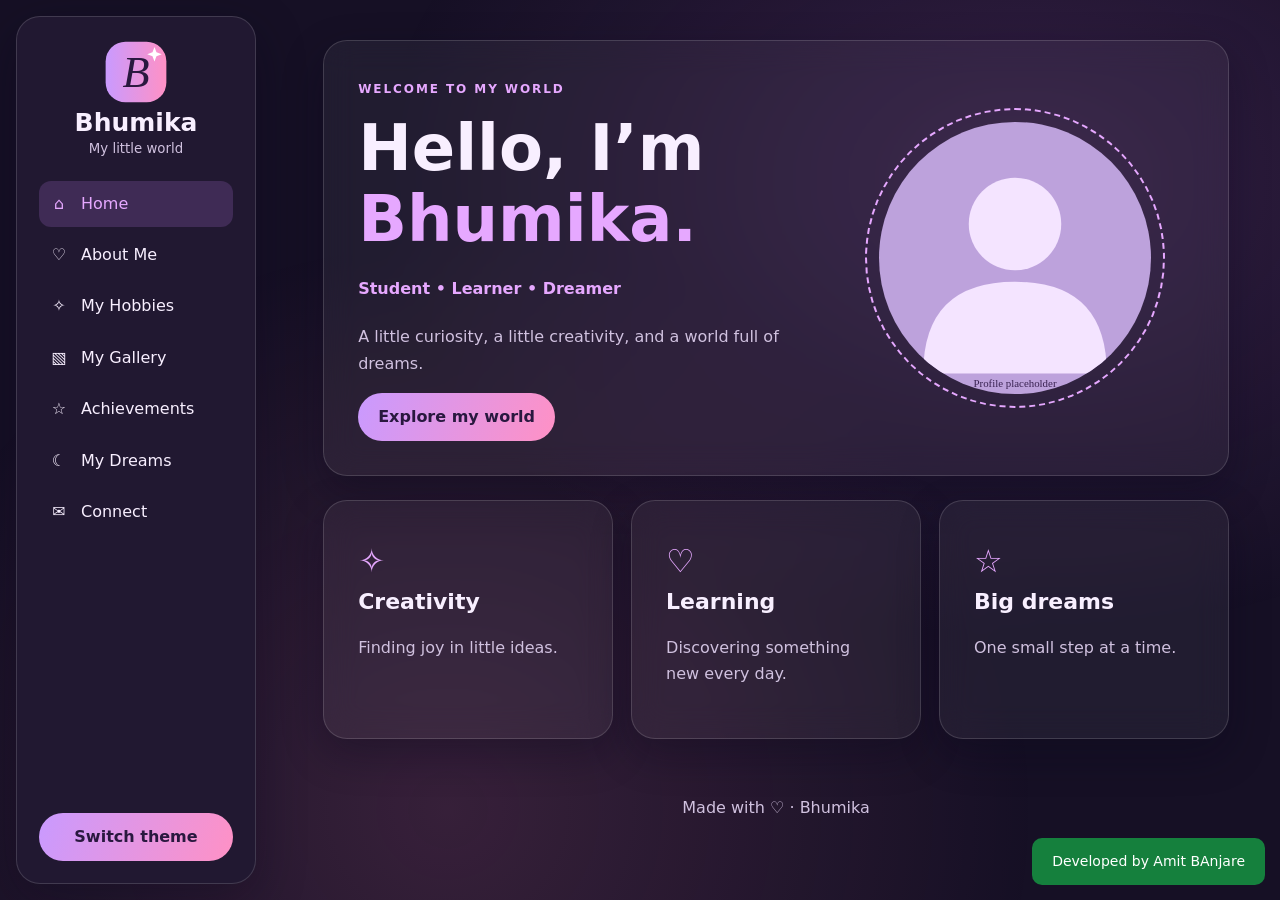
<file: index.html>
<!doctype html>
<html lang="en" data-theme="dark">

<head>
    <meta charset="utf-8">
    <meta name="viewport" content="width=device-width, initial-scale=1">
    <meta name="description" content="Bhumika — a personal creative portfolio.">
    <meta name="robots" content="noindex,nofollow">
    <title>Home | Bhumika</title>
    <link rel="icon" href="assets/images/logo.svg" type="image/svg+xml">
    <link rel="stylesheet" href="assets/css/style.css">
    <script src="assets/js/config.js" defer></script>
    <script src="assets/js/main.js" defer></script>
</head>

<body>
    <div id="loader" hidden aria-hidden="true"><img data-profile src="assets/images/avatar.svg"
            alt=""><strong>Bhumika</strong><span class="spinner"></span></div>
    <div class="ambient" aria-hidden="true"></div>
    <header class="mobilebar"><a href="index.html">Bhumika</a><button id="menu" class="icon" aria-label="Open menu"
            aria-controls="sidebar" aria-expanded="false">☰</button></header><button id="scrim" hidden
        aria-label="Close menu"></button>
    <aside id="sidebar"><a class="brand" href="index.html"><img src="assets/images/logo.svg"
                alt=""><strong>Bhumika</strong><small>My little world</small></a>
        <nav aria-label="Main navigation"><a href="index.html" aria-current="page"><span
                    aria-hidden="true">⌂</span>Home</a><a href="about.html"><span aria-hidden="true">♡</span>About
                Me</a><a href="hobbies.html"><span aria-hidden="true">✧</span>My Hobbies</a><a href="gallery.html"><span
                    aria-hidden="true">▧</span>My Gallery</a><a href="achievements.html"><span
                    aria-hidden="true">☆</span>Achievements</a><a href="dreams.html"><span aria-hidden="true">☾</span>My
                Dreams</a><a href="connect.html"><span aria-hidden="true">✉</span>Connect</a></nav><button id="theme"
            class="btn" type="button">Switch theme</button>
    </aside>
    <main id="main">
        <section class="hero glass reveal">
            <div><span class="eyebrow">WELCOME TO MY WORLD</span>
                <h1>Hello, I’m <em>Bhumika.</em></h1>
                <p class="typing" data-typing="Student • Learner • Dreamer">Student • Learner • Dreamer</p>
                <p>A little curiosity, a little creativity, and a world full of dreams.</p><a class="btn"
                    href="about.html">Explore my world</a>
            </div>
            <div class="portrait"><img data-profile src="assets/images/avatar.svg" alt="Bhumika profile placeholder">
            </div>
        </section>
        <div class="cards">
            <article class="glass reveal"><span class="symbol">✧</span>
                <h2>Creativity</h2>
                <p>Finding joy in little ideas.</p>
            </article>
            <article class="glass reveal"><span class="symbol">♡</span>
                <h2>Learning</h2>
                <p>Discovering something new every day.</p>
            </article>
            <article class="glass reveal"><span class="symbol">☆</span>
                <h2>Big dreams</h2>
                <p>One small step at a time.</p>
            </article>
        </div>
        <footer>Made with ♡ · Bhumika</footer>
    </main>
    <div style="
    position: fixed;
    bottom: 15px;
    right: 15px;
    background: #15803d;
    color: white;
    padding: 12px 20px;
    border-radius: 10px;
    font-size: 14px;
    z-index: 9999;
">
        Developed by Amit BAnjare
    </div>
</body>

</html>
</file>
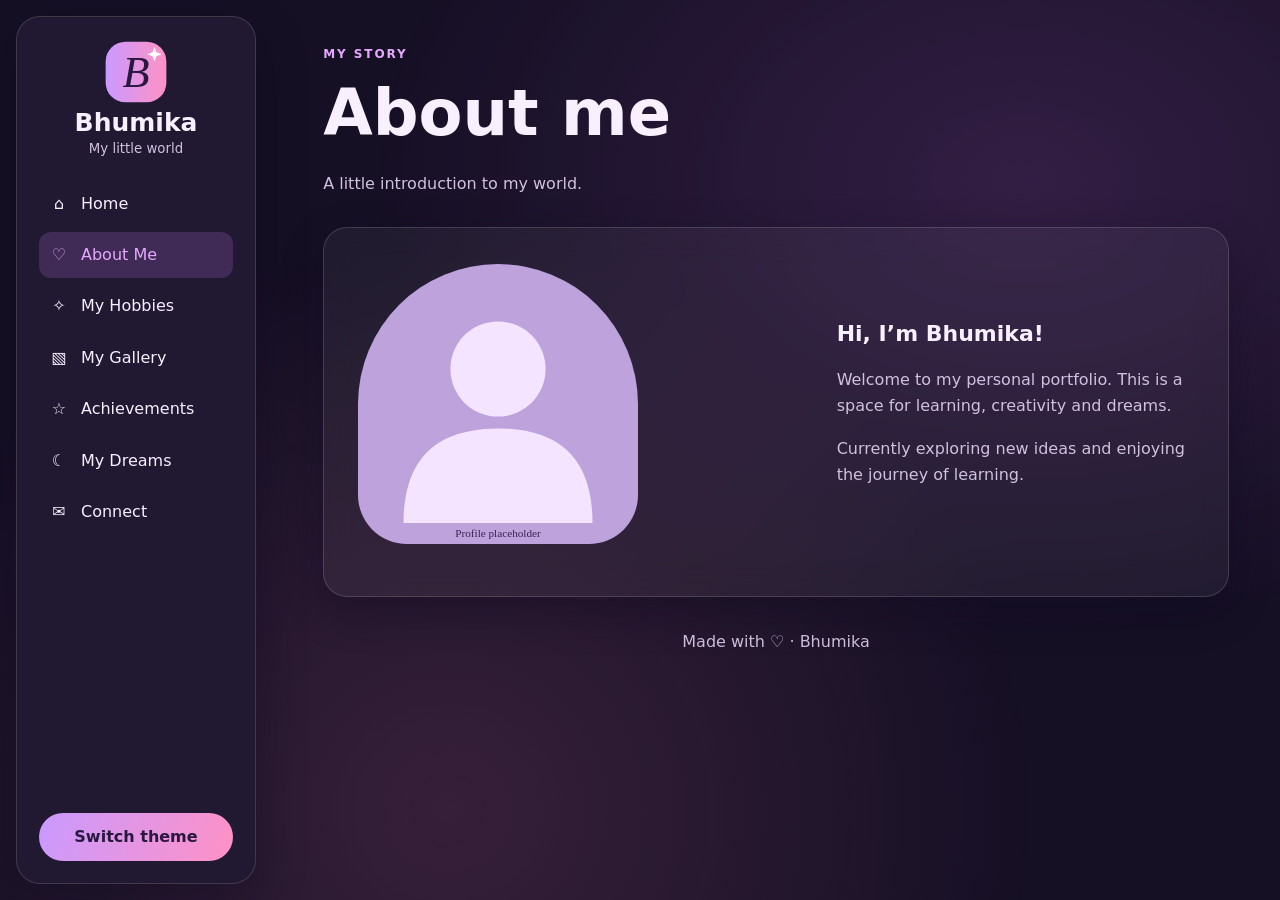
<file: about.html>
<!doctype html>
<html lang="en" data-theme="dark">

<head>
    <meta charset="utf-8">
    <meta name="viewport" content="width=device-width, initial-scale=1">
    <meta name="description" content="Bhumika — a personal creative portfolio.">
    <meta name="robots" content="noindex,nofollow">
    <title>About Me | Bhumika</title>
    <link rel="icon" href="assets/images/logo.svg" type="image/svg+xml">
    <link rel="stylesheet" href="assets/css/style.css">
    <script src="assets/js/config.js" defer></script>
    <script src="assets/js/main.js" defer></script>
</head>

<body>
    <div id="loader" hidden aria-hidden="true"><img data-profile src="assets/images/avatar.svg"
            alt=""><strong>Bhumika</strong><span class="spinner"></span></div>
    <div class="ambient" aria-hidden="true"></div>
    <header class="mobilebar"><a href="index.html">Bhumika</a><button id="menu" class="icon" aria-label="Open menu"
            aria-controls="sidebar" aria-expanded="false">☰</button></header><button id="scrim" hidden
        aria-label="Close menu"></button>
    <aside id="sidebar"><a class="brand" href="index.html"><img src="assets/images/logo.svg"
                alt=""><strong>Bhumika</strong><small>My little world</small></a>
        <nav aria-label="Main navigation"><a href="index.html"><span aria-hidden="true">⌂</span>Home</a><a
                href="about.html" aria-current="page"><span aria-hidden="true">♡</span>About Me</a><a
                href="hobbies.html"><span aria-hidden="true">✧</span>My Hobbies</a><a href="gallery.html"><span
                    aria-hidden="true">▧</span>My Gallery</a><a href="achievements.html"><span
                    aria-hidden="true">☆</span>Achievements</a><a href="dreams.html"><span aria-hidden="true">☾</span>My
                Dreams</a><a href="connect.html"><span aria-hidden="true">✉</span>Connect</a></nav><button id="theme"
            class="btn" type="button">Switch theme</button>
    </aside>
    <main id="main">
        <header class="intro reveal"><span class="eyebrow">MY STORY</span>
            <h1>About me</h1>
            <p>A little introduction to my world.</p>
        </header>
        <section class="glass split reveal"><img class="arch" data-profile src="assets/images/avatar.svg"
                alt="Profile placeholder">
            <div>
                <h2>Hi, I’m Bhumika!</h2>
                <p>Welcome to my personal portfolio. This is a space for learning, creativity and dreams.</p>
                <p>Currently exploring new ideas and enjoying the journey of learning.</p>
            </div>
        </section>
        <footer>Made with ♡ · Bhumika</footer>
    </main>
</body>

</html>
</file>
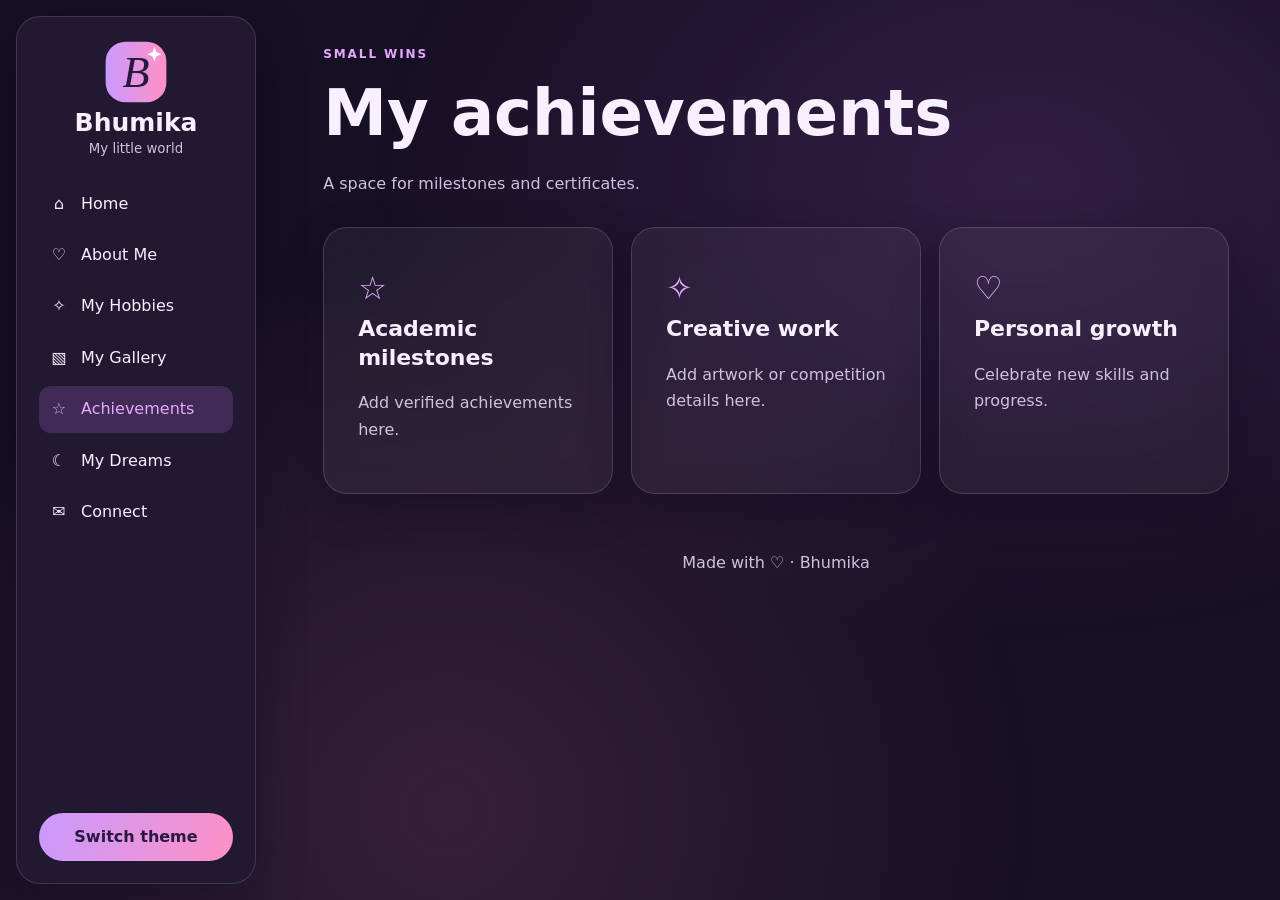
<file: achievements.html>
<!doctype html>
<html lang="en" data-theme="dark">

<head>
    <meta charset="utf-8">
    <meta name="viewport" content="width=device-width, initial-scale=1">
    <meta name="description" content="Bhumika — a personal creative portfolio.">
    <meta name="robots" content="noindex,nofollow">
    <title>Achievements | Bhumika</title>
    <link rel="icon" href="assets/images/logo.svg" type="image/svg+xml">
    <link rel="stylesheet" href="assets/css/style.css">
    <script src="assets/js/config.js" defer></script>
    <script src="assets/js/main.js" defer></script>
</head>

<body>
    <div id="loader" hidden aria-hidden="true"><img data-profile src="assets/images/avatar.svg"
            alt=""><strong>Bhumika</strong><span class="spinner"></span></div>
    <div class="ambient" aria-hidden="true"></div>
    <header class="mobilebar"><a href="index.html">Bhumika</a><button id="menu" class="icon" aria-label="Open menu"
            aria-controls="sidebar" aria-expanded="false">☰</button></header><button id="scrim" hidden
        aria-label="Close menu"></button>
    <aside id="sidebar"><a class="brand" href="index.html"><img src="assets/images/logo.svg"
                alt=""><strong>Bhumika</strong><small>My little world</small></a>
        <nav aria-label="Main navigation"><a href="index.html"><span aria-hidden="true">⌂</span>Home</a><a
                href="about.html"><span aria-hidden="true">♡</span>About Me</a><a href="hobbies.html"><span
                    aria-hidden="true">✧</span>My Hobbies</a><a href="gallery.html"><span aria-hidden="true">▧</span>My
                Gallery</a><a href="achievements.html" aria-current="page"><span
                    aria-hidden="true">☆</span>Achievements</a><a href="dreams.html"><span aria-hidden="true">☾</span>My
                Dreams</a><a href="connect.html"><span aria-hidden="true">✉</span>Connect</a></nav><button id="theme"
            class="btn" type="button">Switch theme</button>
    </aside>
    <main id="main">
        <header class="intro reveal"><span class="eyebrow">SMALL WINS</span>
            <h1>My achievements</h1>
            <p>A space for milestones and certificates.</p>
        </header>
        <div class="cards">
            <article class="glass reveal"><span class="symbol">☆</span>
                <h2>Academic milestones</h2>
                <p>Add verified achievements here.</p>
            </article>
            <article class="glass reveal"><span class="symbol">✧</span>
                <h2>Creative work</h2>
                <p>Add artwork or competition details here.</p>
            </article>
            <article class="glass reveal"><span class="symbol">♡</span>
                <h2>Personal growth</h2>
                <p>Celebrate new skills and progress.</p>
            </article>
        </div>
        <footer>Made with ♡ · Bhumika</footer>
    </main>
</body>

</html>
</file>
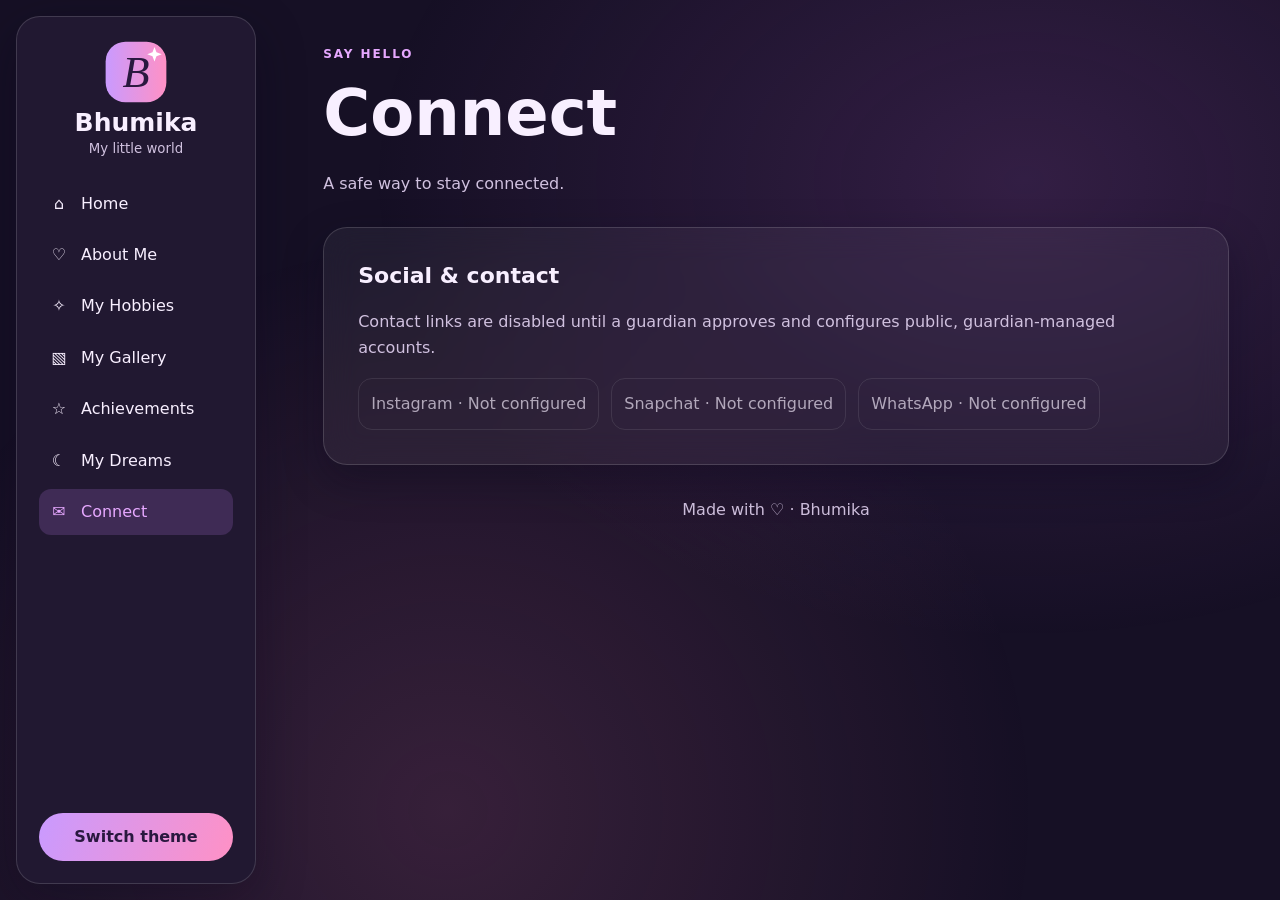
<file: connect.html>
<!doctype html>
<html lang="en" data-theme="dark">

<head>
    <meta charset="utf-8">
    <meta name="viewport" content="width=device-width, initial-scale=1">
    <meta name="description" content="Bhumika — a personal creative portfolio.">
    <meta name="robots" content="noindex,nofollow">
    <title>Connect | Bhumika</title>
    <link rel="icon" href="assets/images/logo.svg" type="image/svg+xml">
    <link rel="stylesheet" href="assets/css/style.css">
    <script src="assets/js/config.js" defer></script>
    <script src="assets/js/main.js" defer></script>
</head>

<body>
    <div id="loader" hidden aria-hidden="true"><img data-profile src="assets/images/avatar.svg"
            alt=""><strong>Bhumika</strong><span class="spinner"></span></div>
    <div class="ambient" aria-hidden="true"></div>
    <header class="mobilebar"><a href="index.html">Bhumika</a><button id="menu" class="icon" aria-label="Open menu"
            aria-controls="sidebar" aria-expanded="false">☰</button></header><button id="scrim" hidden
        aria-label="Close menu"></button>
    <aside id="sidebar"><a class="brand" href="index.html"><img src="assets/images/logo.svg"
                alt=""><strong>Bhumika</strong><small>My little world</small></a>
        <nav aria-label="Main navigation"><a href="index.html"><span aria-hidden="true">⌂</span>Home</a><a
                href="about.html"><span aria-hidden="true">♡</span>About Me</a><a href="hobbies.html"><span
                    aria-hidden="true">✧</span>My Hobbies</a><a href="gallery.html"><span aria-hidden="true">▧</span>My
                Gallery</a><a href="achievements.html"><span aria-hidden="true">☆</span>Achievements</a><a
                href="dreams.html"><span aria-hidden="true">☾</span>My Dreams</a><a href="connect.html"
                aria-current="page"><span aria-hidden="true">✉</span>Connect</a></nav><button id="theme" class="btn"
            type="button">Switch theme</button>
    </aside>
    <main id="main">
        <header class="intro reveal"><span class="eyebrow">SAY HELLO</span>
            <h1>Connect</h1>
            <p>A safe way to stay connected.</p>
        </header>
        <section class="glass reveal">
            <h2>Social & contact</h2>
            <p>Contact links are disabled until a guardian approves and configures public, guardian-managed accounts.
            </p>
            <div class="socials"><a data-social="instagram" aria-disabled="true">Instagram · Not configured</a><a
                    data-social="snapchat" aria-disabled="true">Snapchat · Not configured</a><a data-social="whatsapp"
                    aria-disabled="true">WhatsApp · Not configured</a></div>
        </section>
        <footer>Made with ♡ · Bhumika</footer>
    </main>
</body>

</html>
</file>
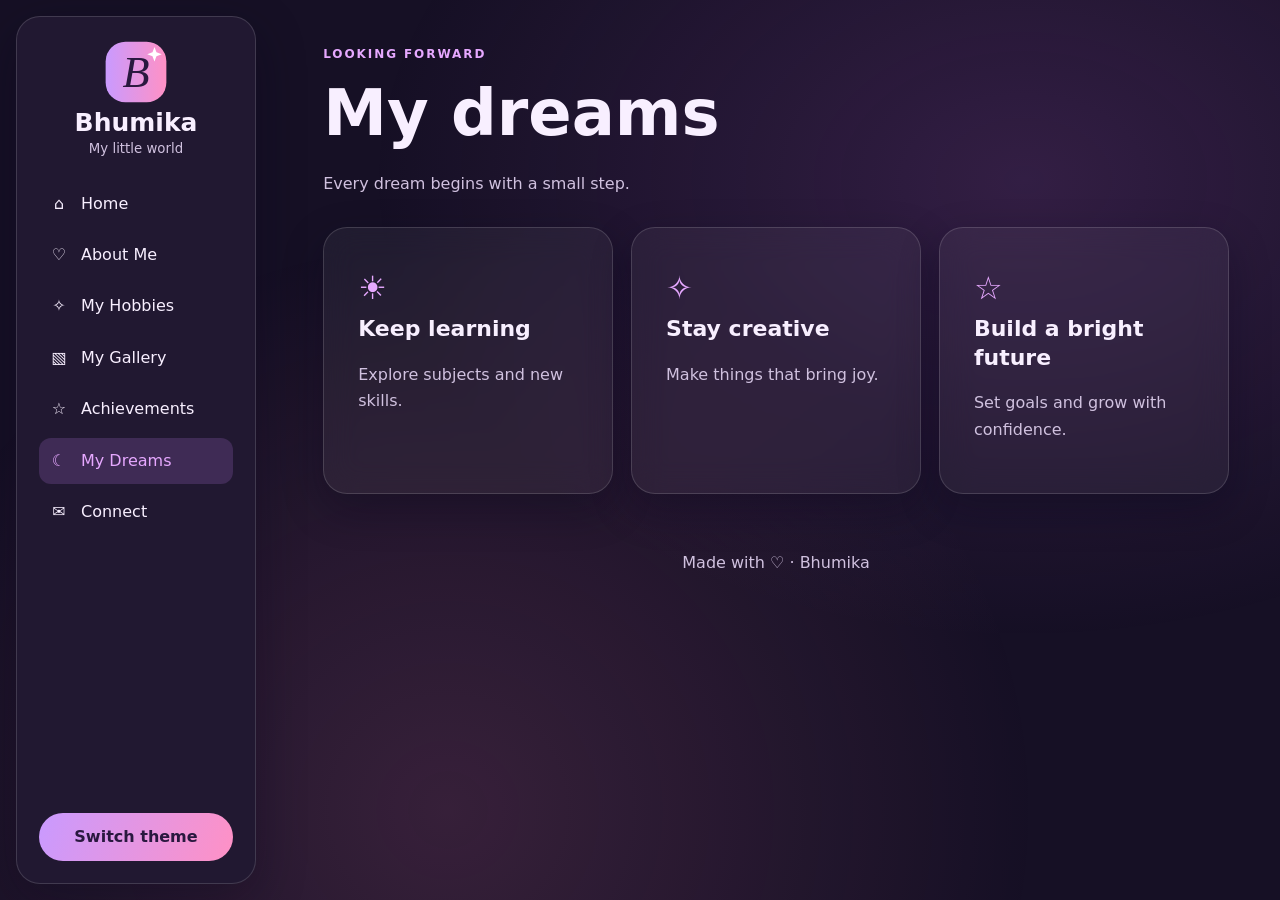
<file: dreams.html>
<!doctype html>
<html lang="en" data-theme="dark">

<head>
    <meta charset="utf-8">
    <meta name="viewport" content="width=device-width, initial-scale=1">
    <meta name="description" content="Bhumika — a personal creative portfolio.">
    <meta name="robots" content="noindex,nofollow">
    <title>My Dreams | Bhumika</title>
    <link rel="icon" href="assets/images/logo.svg" type="image/svg+xml">
    <link rel="stylesheet" href="assets/css/style.css">
    <script src="assets/js/config.js" defer></script>
    <script src="assets/js/main.js" defer></script>
</head>

<body>
    <div id="loader" hidden aria-hidden="true"><img data-profile src="assets/images/avatar.svg"
            alt=""><strong>Bhumika</strong><span class="spinner"></span></div>
    <div class="ambient" aria-hidden="true"></div>
    <header class="mobilebar"><a href="index.html">Bhumika</a><button id="menu" class="icon" aria-label="Open menu"
            aria-controls="sidebar" aria-expanded="false">☰</button></header><button id="scrim" hidden
        aria-label="Close menu"></button>
    <aside id="sidebar"><a class="brand" href="index.html"><img src="assets/images/logo.svg"
                alt=""><strong>Bhumika</strong><small>My little world</small></a>
        <nav aria-label="Main navigation"><a href="index.html"><span aria-hidden="true">⌂</span>Home</a><a
                href="about.html"><span aria-hidden="true">♡</span>About Me</a><a href="hobbies.html"><span
                    aria-hidden="true">✧</span>My Hobbies</a><a href="gallery.html"><span aria-hidden="true">▧</span>My
                Gallery</a><a href="achievements.html"><span aria-hidden="true">☆</span>Achievements</a><a
                href="dreams.html" aria-current="page"><span aria-hidden="true">☾</span>My Dreams</a><a
                href="connect.html"><span aria-hidden="true">✉</span>Connect</a></nav><button id="theme" class="btn"
            type="button">Switch theme</button>
    </aside>
    <main id="main">
        <header class="intro reveal"><span class="eyebrow">LOOKING FORWARD</span>
            <h1>My dreams</h1>
            <p>Every dream begins with a small step.</p>
        </header>
        <div class="cards">
            <article class="glass reveal"><span class="symbol">☀</span>
                <h2>Keep learning</h2>
                <p>Explore subjects and new skills.</p>
            </article>
            <article class="glass reveal"><span class="symbol">✧</span>
                <h2>Stay creative</h2>
                <p>Make things that bring joy.</p>
            </article>
            <article class="glass reveal"><span class="symbol">☆</span>
                <h2>Build a bright future</h2>
                <p>Set goals and grow with confidence.</p>
            </article>
        </div>
        <footer>Made with ♡ · Bhumika</footer>
    </main>
</body>

</html>
</file>
<file: assets/css/style.css>
:root{color-scheme:dark;--bg:#161025;--text:#f8efff;--muted:#d0c1df;--panel:#ffffff0d;--line:#ffffff25;--accent:#e6a8ff;--side:#211831;--shadow:#0a061b55}html[data-theme=light]{color-scheme:light;--bg:#f4eafb;--text:#302040;--muted:#624c73;--panel:#ffffffa0;--line:#9e71b544;--accent:#793d9b;--side:#faf3ff;--shadow:#b68ac533}*{box-sizing:border-box}body{margin:0;background:var(--bg);color:var(--text);font:16px/1.65 system-ui,sans-serif;min-height:100vh}a{color:inherit;text-decoration:none}button{font:inherit;color:inherit;cursor:pointer}button:focus-visible,a:focus-visible{outline:3px solid var(--accent);outline-offset:4px}[hidden]{display:none!important}.ambient{position:fixed;inset:0;z-index:-1;pointer-events:none;background:radial-gradient(ellipse at 80% 20%,#b05bca30,transparent 45%),radial-gradient(ellipse at 35% 90%,#fa80b425,transparent 50%);animation:glow 8s alternate infinite}@keyframes glow{to{opacity:.45}}#sidebar{position:fixed;inset:16px auto 16px 16px;width:240px;background:var(--side);border:1px solid var(--line);border-radius:24px;padding:22px;display:flex;flex-direction:column;gap:22px;overflow:auto;z-index:20;box-shadow:0 15px 50px var(--shadow)}.brand{display:grid;justify-items:center;line-height:1.4}.brand img{width:66px}.brand strong{font-size:25px}.brand small{color:var(--muted)}nav{display:grid;gap:5px}nav a{display:flex;align-items:center;gap:12px;padding:10px;border-radius:12px}nav a:hover,nav a[aria-current]{background:#bd79ee30;color:var(--accent)}nav span{width:20px;text-align:center}#theme{margin-top:auto}main{margin-left:272px;padding:40px clamp(20px,4vw,64px);max-width:1600px}.glass{background:var(--panel);border:1px solid var(--line);border-radius:24px;padding:clamp(18px,3vw,34px);backdrop-filter:blur(16px);box-shadow:0 15px 40px var(--shadow)}.hero,.split{display:grid;grid-template-columns:1.25fr 1fr;align-items:center;gap:32px;min-height:370px}h1,h2,p{margin-top:0}h1{font-size:clamp(36px,5vw,70px);line-height:1.1;margin:12px 0 22px;overflow-wrap:anywhere}h2{font-size:22px;line-height:1.3}p{color:var(--muted)}em{font-style:normal;color:var(--accent);display:block}.eyebrow{letter-spacing:.16em;font-size:12px;color:var(--accent);font-weight:700}.typing{font-weight:700;color:var(--accent);min-height:2em}.btn{display:inline-block;background:linear-gradient(110deg,#c99aff,#ff91c5);color:#29183f;border:0;border-radius:30px;padding:11px 20px;font-weight:700;text-align:center}.portrait{position:relative;padding:12px;border:2px dashed var(--accent);border-radius:50%;max-width:300px;margin:auto;animation:float 5s ease-in-out infinite}.portrait img{display:block;aspect-ratio:1;border-radius:50%;object-fit:cover;width:100%}@keyframes float{50%{transform:translateY(-8px)}}.cards,.gallery{display:grid;grid-template-columns:repeat(3,minmax(0,1fr));gap:18px;margin:24px 0}.symbol{font-size:32px;color:var(--accent)}.intro{margin-bottom:30px}.cards img,.gallery img,.split img{width:100%;aspect-ratio:1;object-fit:cover;margin-bottom:16px}.arch{border-radius:50% 50% 18px 18px}.round{border-radius:50%}.organic{border-radius:36% 64% 55% 45% / 43% 35% 65% 57%}.split img{max-width:280px}.gallery-item{text-align:left}.gallery-item:hover{transform:translateY(-4px)}.socials{display:flex;flex-wrap:wrap;gap:12px}.socials a{border:1px solid var(--line);padding:12px;border-radius:14px}.socials a[aria-disabled]{opacity:.65}footer{text-align:center;color:var(--muted);padding:32px 0}.mobilebar,#scrim{display:none}.icon{background:var(--panel);border:1px solid var(--line);border-radius:12px;padding:5px 14px;font-size:24px}#loader{position:fixed;inset:0;z-index:100;background:var(--bg);display:grid;place-content:center;justify-items:center;gap:15px}#loader img{width:110px;height:110px;object-fit:cover;border-radius:50%;border:3px solid var(--accent)}.spinner{width:35px;height:35px;border:3px solid var(--line);border-top-color:var(--accent);border-radius:50%;animation:spin .8s linear infinite}@keyframes spin{to{transform:rotate(360deg)}}.reveal.ready{animation:appear .65s both}@keyframes appear{from{opacity:.25;transform:translateY(14px)}to{opacity:1;transform:translateY(0)}}dialog{background:var(--side);color:var(--text);border:1px solid var(--line);border-radius:20px;padding:18px;max-width:min(90vw,720px)}dialog::backdrop{background:#10091cbb}dialog img{display:block;max-width:100%;max-height:70vh;margin:10px auto}.close{display:block;margin-left:auto}@media(max-width:1050px){.cards,.gallery{grid-template-columns:repeat(2,minmax(0,1fr))}}@media(max-width:760px){.mobilebar{display:flex;position:sticky;top:0;z-index:15;align-items:center;justify-content:space-between;padding:10px 18px;background:var(--side);border-bottom:1px solid var(--line)}#sidebar{inset:0 auto 0 0;border-radius:0 22px 22px 0;transform:translateX(-110%);transition:transform .25s;visibility:hidden}#sidebar.open{transform:translateX(0);visibility:visible}#scrim:not([hidden]){display:block;position:fixed;inset:0;background:#0008;border:0;z-index:19}main{margin:0;padding:24px 16px}.hero,.split{grid-template-columns:1fr;text-align:center}.portrait{max-width:220px;grid-row:1}.split img{margin:auto}.hero{min-height:0}}@media(max-width:420px){.cards,.gallery{grid-template-columns:1fr}}@media(prefers-reduced-motion:reduce){*,*::before,*::after{animation:none!important;transition:none!important;scroll-behavior:auto!important}}
</file>
